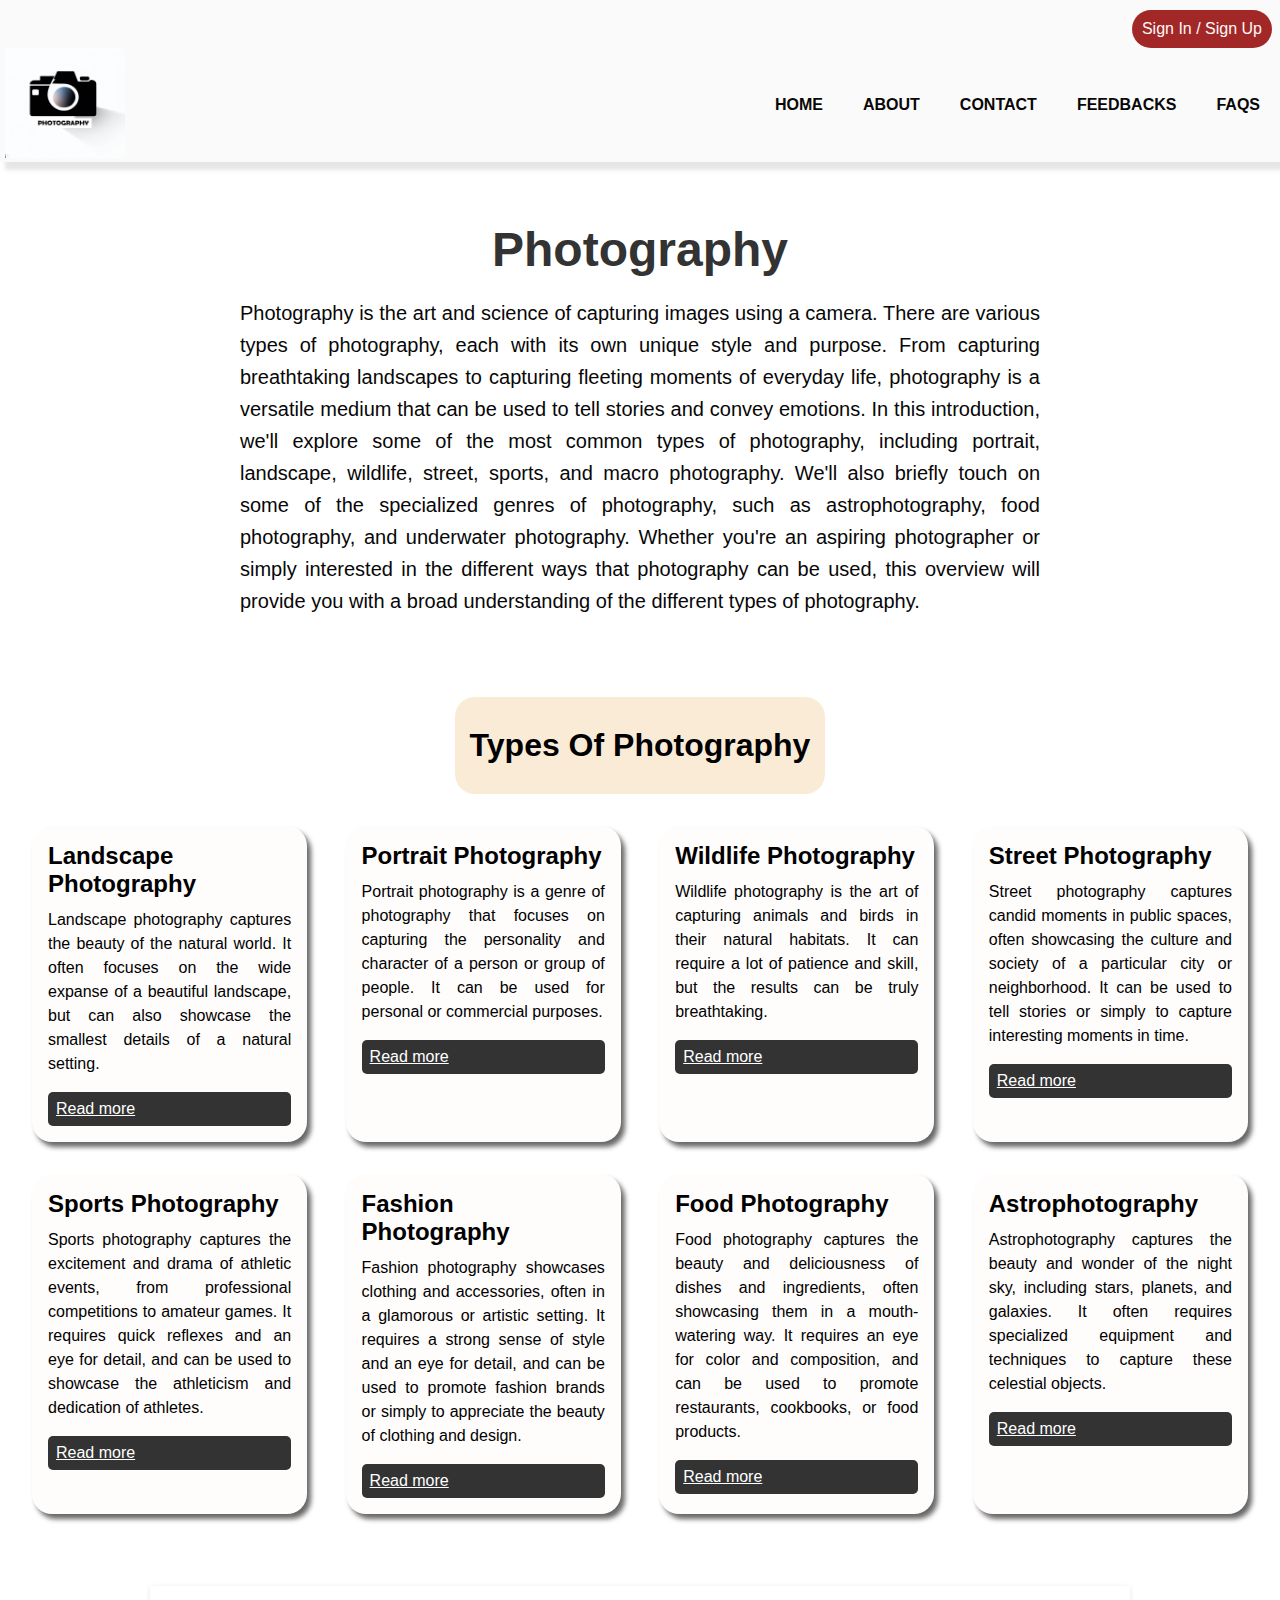
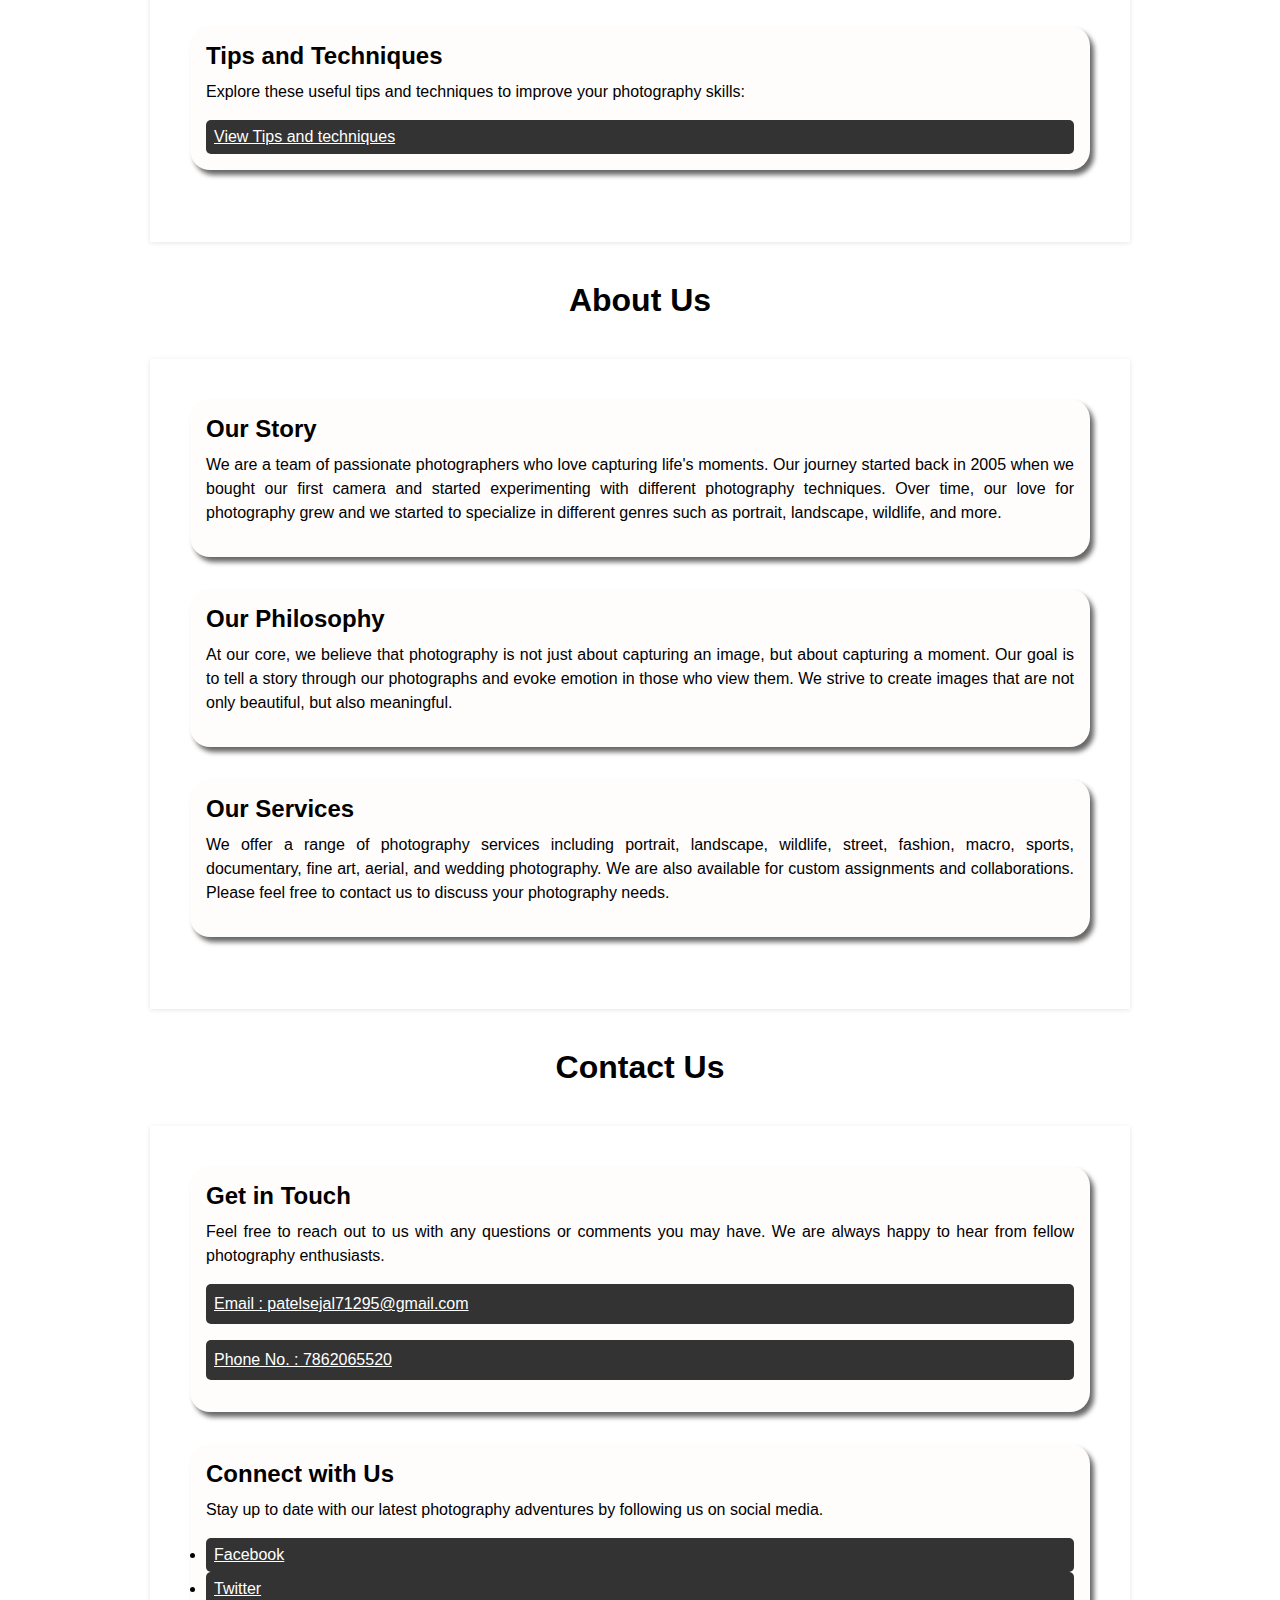
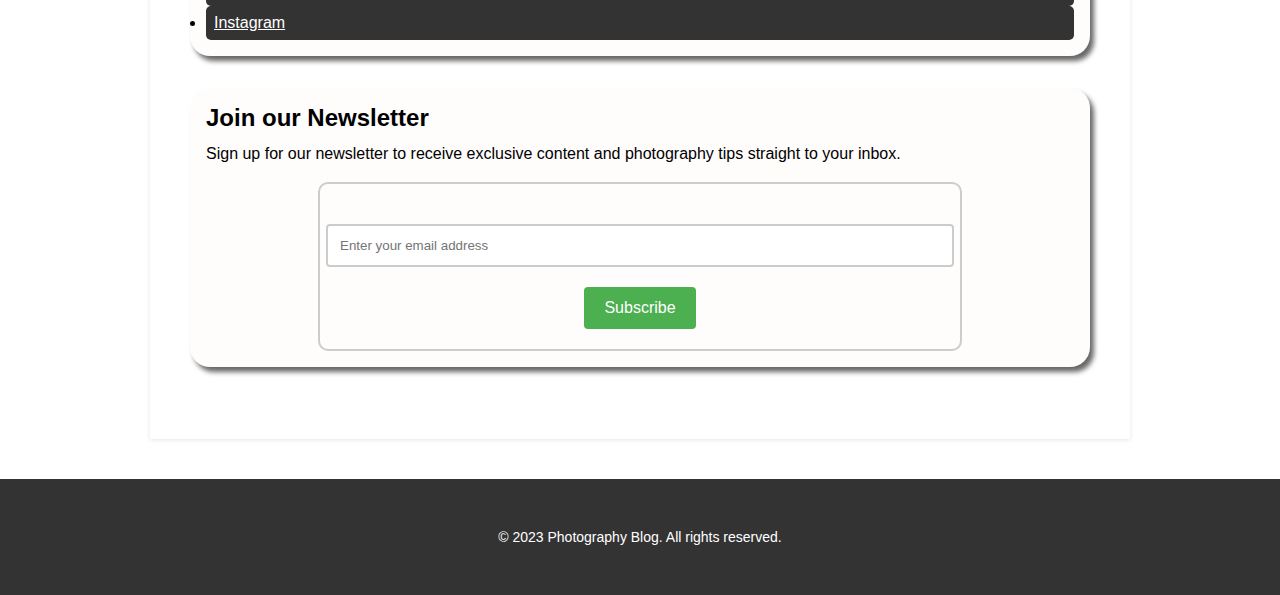
<file: index.html>
<!DOCTYPE html>
<html>

<head>
  <title>Photography Blog</title>
  <meta name="viewport" content="width=device-width, initial-scale=1.0">
  <link rel="stylesheet" href="style.css">

</head>

<body>
  
  
  <!-- <div class="preloader">
    
  </div> -->
  <header>

    <div class="login-register">
      <a href="login.html">Sign In / Sign Up</a>
    </div>

    <nav>
      <div class="logo">
        <img src="photography logo.jpg" alt="photographylogo">
      </div>
      <ul>
        <li><a href="index.html">Home</a></li>
        <li><a href="#aboutus">About</a></li>
        <li><a href="#contactus">Contact</a></li>
        <li><a href="feedback.html">Feedbacks</a></li>
        <li><a href="faq.html">FAQs</a></li>
      </ul>
    </nav>
  </header>
  <div class="body">
  <div class="main-content">
    <h1>Photography</h1>
    <p>
      Photography is the art and science of capturing images using a camera. There are various types of photography,
      each with its own unique style and purpose. From capturing breathtaking landscapes to capturing fleeting moments
      of everyday life, photography is a versatile medium that can be used to tell stories and convey emotions. In this
      introduction, we'll explore some of the most common types of photography, including portrait, landscape, wildlife,
      street, sports, and macro photography. We'll also briefly touch on some of the specialized genres of photography,
      such as astrophotography, food photography, and underwater photography. Whether you're an aspiring photographer or
      simply interested in the different ways that photography can be used, this overview will provide you with a broad
      understanding of the different types of photography.
    </p>
  </div>
  <center><h1 style="padding:30px 0px; background-color: antiquewhite; width:370px; border-radius: 20px;"> Types Of Photography</h1></center>

  <section class="photography">
    <article>
      <h2>Landscape Photography</h2>
      <p>Landscape photography captures the beauty of the natural world. It often focuses on the wide expanse of a
        beautiful landscape, but can also showcase the smallest details of a natural setting. </p>
      <a target="_blank" href="landscape.html">Read more</a>
    </article>
    <article>
      <h2>Portrait Photography</h2>
      <p>Portrait photography is a genre of photography that focuses on capturing the personality and character of a
        person or group of people. It can be used for personal or commercial purposes. </p>
      <a target="_blank" href="portrait.html">Read more</a>
    </article>
    <article>
      <h2>Wildlife Photography</h2>
      <p>Wildlife photography is the art of capturing animals and birds in their natural habitats. It can require a lot
        of patience and skill, but the results can be truly breathtaking. </p>
      <a target="_blank" href="wildlife.html">Read more</a>
    </article>
    <article>
      <h2>Street Photography</h2>
      <p>Street photography captures candid moments in public spaces, often showcasing the culture and society of a
        particular city or neighborhood. It can be used to tell stories or simply to capture interesting moments in
        time.</p>
      <a target="_blank" href="street.html">Read more</a>
    </article>
    <article>
      <h2>Sports Photography</h2>
      <p>Sports photography captures the excitement and drama of athletic events, from professional competitions to
        amateur games. It requires quick reflexes and an eye for detail, and can be used to showcase the athleticism and
        dedication of athletes.</p>
      <a target="_blank" href="sports.html">Read more</a>
    </article>
    <article>
      <h2>Fashion Photography</h2>
      <p>Fashion photography showcases clothing and accessories, often in a glamorous or artistic setting. It requires a
        strong sense of style and an eye for detail, and can be used to promote fashion brands or simply to appreciate
        the beauty of clothing and design.</p>
      <a target="_blank" href="fashion.html">Read more</a>
    </article>
    <article>
      <h2>Food Photography</h2>
      <p>Food photography captures the beauty and deliciousness of dishes and ingredients, often showcasing them in a
        mouth-watering way. It requires an eye for color and composition, and can be used to promote restaurants,
        cookbooks, or food products.</p>
      <a target="_blank" href="food.html">Read more</a>
    </article>
    <article>
      <h2>Astrophotography</h2>
      <p>Astrophotography captures the beauty and wonder of the night sky, including stars, planets, and galaxies. It
        often requires specialized equipment and techniques to capture these celestial objects. </p>
      <a target="_blank" href="astro.html">Read more</a>
    </article>
  </section>
  <section>
    <div class="tips-main-content">
      <article>
        <h2>Tips and Techniques</h2>
        <p>Explore these useful tips and techniques to improve your photography skills:</p>
        <a href="photographytips.html" target="_blank" class="button">View Tips and techniques</a>
      </article>
    </div>
  </section>

  <section id="aboutus">
    <h1 style="text-align: center;">About Us</h1>
    <div class="photography_blog-content">
      <article>
        <h2>Our Story</h2>
        <p>We are a team of passionate photographers who love capturing life's moments. Our journey started back in 2005
          when we bought our first camera and started experimenting with different photography techniques. Over time,
          our love for photography grew and we started to specialize in different genres such as portrait, landscape,
          wildlife, and more.</p>
      </article>
      <article>
        <h2>Our Philosophy</h2>
        <p>At our core, we believe that photography is not just about capturing an image, but about capturing a moment.
          Our goal is to tell a story through our photographs and evoke emotion in those who view them. We strive to
          create images that are not only beautiful, but also meaningful.</p>
      </article>
      <article>
        <h2>Our Services</h2>
        <p>We offer a range of photography services including portrait, landscape, wildlife, street, fashion, macro,
          sports, documentary, fine art, aerial, and wedding photography. We are also available for custom assignments
          and collaborations. Please feel free to contact us to discuss your photography needs.</p>
      </article>
    </div>
  </section>
  <section id="contactus">
    <h1 style="text-align: center;">Contact Us</h1>

    <div class="photography_blog-content">
      <article>
        <h2>Get in Touch</h2>
        <p>Feel free to reach out to us with any questions or comments you may have. We are always happy to hear from
          fellow photography enthusiasts.</p>
        <p> <a href="mailto:patelsejal71295@gmail.com?subject=Mail to Sejal Patel" target="_blank">
            Email : patelsejal71295@gmail.com
          </a></p>
        <p><a href=”callto:+917862065520″> Phone No. : 7862065520 </a></p>
      </article>

      <article>
        <h2>Connect with Us</h2>
        <p>Stay up to date with our latest photography adventures by following us on social media.</p>
        <ul>
          <li><a href="#">Facebook</a></li>
          <li><a href="#">Twitter</a></li>
          <li><a href="#">Instagram</a></li>
        </ul>
      </article>

      <article>
        <h2>Join our Newsletter</h2>
        <p>Sign up for our newsletter to receive exclusive content and photography tips straight to your inbox.</p>
        <form class="simple-form">

          <input type="email" placeholder="Enter your email address">
          <button type="submit">Subscribe</button>



        </form>
      </article>
    </div>
  </section>

  <!-- <section class="review-form">
    <h2>Add Review</h2>
    <div class="stars">
      <input type="radio" id="star5" name="rating" value="5">
      <label for="star5"></label>
      <input type="radio" id="star4" name="rating" value="4">
      <label for="star4"></label>
      <input type="radio" id="star3" name="rating" value="3">
      <label for="star3"></label>
      <input type="radio" id="star2" name="rating" value="2">
      <label for="star2"></label>
      <input type="radio" id="star1" name="rating" value="1">
      <label for="star1"></label>
    </div>
    <textarea placeholder="Write your review"></textarea>
    <button type="submit">Submit Review</button>
  </section> -->


</div>
  <footer class="footer">
    <p>&copy; 2023 Photography Blog. All rights reserved.</p>
  </footer>




</body>

</html>
</file>
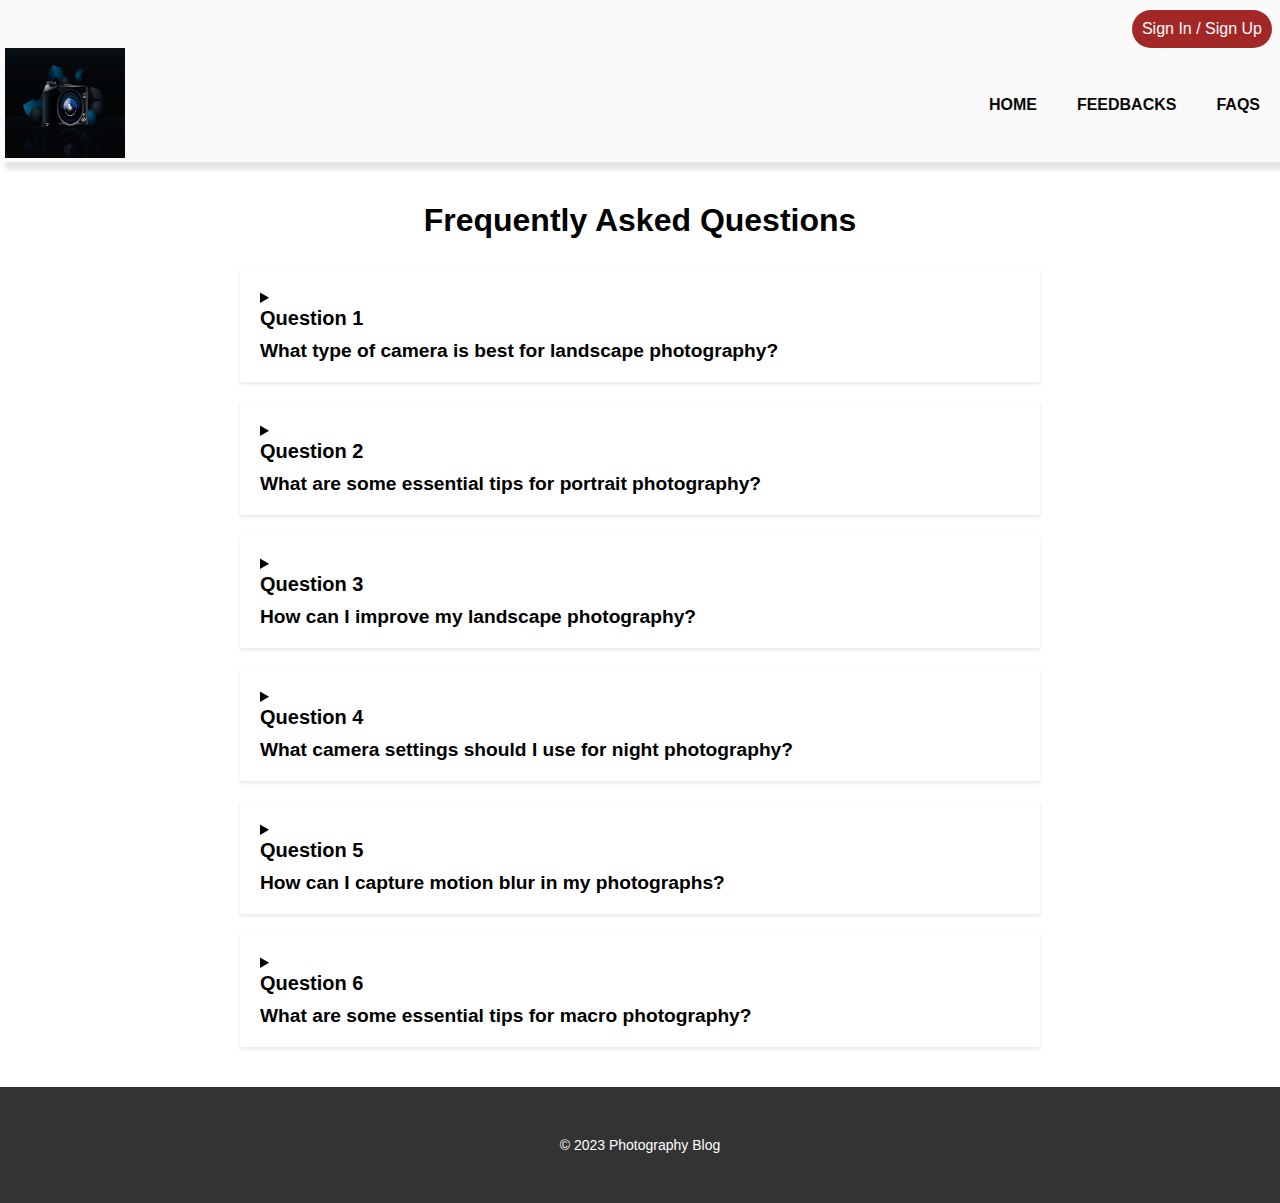
<file: faq.html>
<!DOCTYPE html>
<html>
<head>
  <title>Photography Blog - FAQ</title>
  <meta name="viewport" content="width=device-width, initial-scale=1.0">
  <link rel="stylesheet" href="style.css">
  
</head>
<body>
    <header>
      <div class="login-register">
        <a href="login.html">Sign In / Sign Up</a>
      </div>
        <nav>
          <div class="logo">
            <img src="logo.avif" alt="photographylogo">
          </div>
          <ul>
            <li><a href="index.html">Home</a></li>
            <!-- <li><a href="#aboutus">About</a></li>
            <li><a href="#contactus">Contact</a></li> -->
            <li><a href="feedback.html">Feedbacks</a></li>
            <li><a href="faq.html">FAQs</a></li>
          </ul>
          </nav>
        </header>
  
    <div class="container">
    <h1>Frequently Asked Questions</h1>
    
    <div class="faq">
        <details>
            <summary>
      <h2>Question 1</h2>
       <b> What type of camera is best for landscape photography?</b></summary>
        <p>When it comes to landscape photography, a camera with a high-resolution sensor and wide dynamic range is preferable.</p>
        <p>Full-frame cameras or those with APS-C sensors are commonly used for landscape photography due to their ability to capture fine details and handle different lighting conditions.</p>
    </details>
    </div>
    
    <div class="faq">
        <details>
        <summary>
      <h2>Question 2</h2>
      <b>What are some essential tips for portrait photography?</b></summary>
      
        <p>Here are some essential tips for portrait photography:</p>
        <ul>
          <li>Use a wide aperture (small f-number) to create a shallow depth of field and achieve a blurred background.</li>
          <li>Focus on the eyes of the subject to create a captivating and engaging portrait
            <li>Use a wide aperture (small f-number) to create a shallow depth of field and achieve a blurred background.</li>
          <li>Focus on the eyes of the subject to create a captivating and engaging portrait.</li>
          <li>Pay attention to lighting and consider using natural light or diffused artificial light for a soft and flattering effect.</li>
          <li>Direct and guide your subject to pose in a way that flatters their features and conveys the desired mood or message.</li>
          <li>Experiment with different angles and perspectives to add variety and interest to your portraits.</li>
          <li>Establish a connection with your subject to capture genuine expressions and emotions.</li>
          <li>Edit your portraits carefully, enhancing colors, adjusting contrast, and retouching if necessary, while maintaining a natural look.</li>
        </ul>
    </details>
    </div>
    <div class="faq">
        <details>
          <summary>
            <h2>Question 3</h2>
            <b>How can I improve my landscape photography?</b>
          </summary>
          <p>Here are a few tips to enhance your landscape photography:</p>
          <ul>
            <li>Use a tripod to ensure stability and sharpness in your shots.</li>
            <li>Consider the composition and use the rule of thirds for a balanced and visually appealing image.</li>
            <li>Utilize leading lines or foreground elements to create depth and guide the viewer's eye.</li>
            <li>Experiment with different lighting conditions, such as golden hour or blue hour, to capture stunning colors and atmosphere.</li>
            <li>Use a smaller aperture (higher f-number) for a larger depth of field, ensuring that both the foreground and background are in focus.</li>
          </ul>
        </details>
      </div>
      <div class="faq">
        <details>
          <summary>
            <h2>Question 4</h2>
            <b>What camera settings should I use for night photography?</b>
          </summary>
          <p>When shooting night photography, consider the following camera settings:</p>
          <ul>
            <li>Use a tripod to keep your camera steady during long exposure shots.</li>
            <li>Set a low ISO value (e.g., 100 or 200) to reduce noise in the image.</li>
            <li>Choose a wide aperture (small f-number) to allow more light into the camera.</li>
            <li>Use a slow shutter speed to capture the ambient light and create light trails or starry effects.</li>
            <li>Experiment with different white balance settings to achieve the desired color tones.</li>
          </ul>
        </details>
      </div>
      
      <div class="faq">
        <details>
          <summary>
            <h2>Question 5</h2>
            <b>How can I capture motion blur in my photographs?</b>
          </summary>
          <p>To capture motion blur, you can try the following techniques:</p>
          <ul>
            <li>Use a slower shutter speed to allow the movement to blur.</li>
            <li>Pan your camera along with the moving subject to create a sense of speed.</li>
            <li>Experiment with different shutter speeds to achieve the desired amount of motion blur.</li>
            <li>Combine a slow shutter speed with a stationary subject to create intentional blur in the background.</li>
            <li>Consider using neutral density filters to reduce the amount of light and allow for longer exposure times.</li>
          </ul>
        </details>
      </div>
      
      <div class="faq">
        <details>
          <summary>
            <h2>Question 6</h2>
            <b>What are some essential tips for macro photography?</b>
          </summary>
          <p>Here are a few essential tips for macro photography:</p>
          <ul>
            <li>Use a macro lens or extension tubes to achieve high magnification.</li>
            <li>Focus carefully on the details and use manual focus for precision.</li>
            <li>Consider using a small aperture (high f-number) to increase the depth of field and ensure sharpness.</li>
            <li>Control the lighting with diffusers, reflectors, or artificial light sources to reduce harsh shadows and create soft, even lighting.</li>
            <li>Take your time and be patient, as macro photography often requires careful composition and attention to detail.</li>
          </ul>
        </details>
      </div>
    
    
  </div>
  <footer class="footer">
    <p>&copy; 2023 Photography Blog</p>
  </footer>
</body>
</html>
</file>
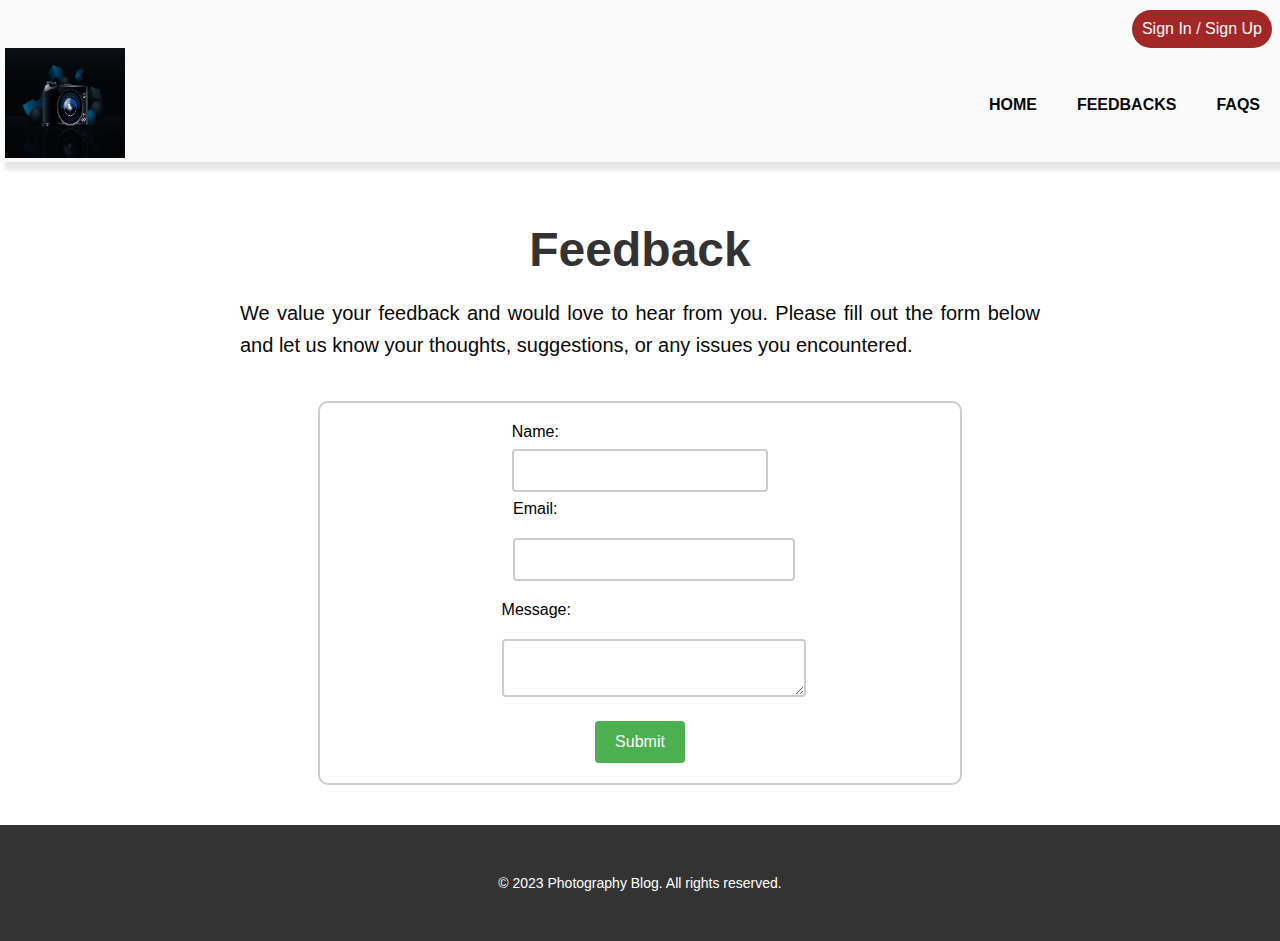
<file: feedback.html>
<!DOCTYPE html>
<html>

<head>
  <title>Photography Blog - Feedback</title>
  <meta name="viewport" content="width=device-width, initial-scale=1.0">
  <link rel="stylesheet" href="style.css">
</head>

<body>
  <header>
    <div class="login-register">
      <a href="login.html">Sign In / Sign Up</a>
    </div>
    <nav>
      <div class="logo">
        <img src="logo.avif" alt="photographylogo">
      </div>
      <ul>
        <li><a href="index.html">Home</a></li>
        <!-- <li><a href="#aboutus">About</a></li>
        <li><a href="#contactus">Contact</a></li> -->
        <li><a href="feedback.html">Feedbacks</a></li>
        <li><a href="faq.html">FAQs</a></li>
      </ul>
    </nav>
  </header>

  <div class="main-content">
    <h1>Feedback</h1>
    <p>We value your feedback and would love to hear from you. Please fill out the form below and let us know your
      thoughts, suggestions, or any issues you encountered.</p>

    <form class="simple-form">
      <div>
        <label for="name">Name:</label>
        <input type="text" id="name" name="name" required>
      </div>
      <div>
        <label for="email">Email:</label>
        <input type="email" id="email" name="email" required>
      </div>
      <div>
        <label for="message">Message:</label>
        <textarea id="message" name="message" required></textarea>
      </div>
      <button type="submit">Submit</button>
    </form>
  </div>

  <footer class="footer">
    <p>&copy; 2023 Photography Blog. All rights reserved.</p>
  </footer>
</body>

</html>
</file>
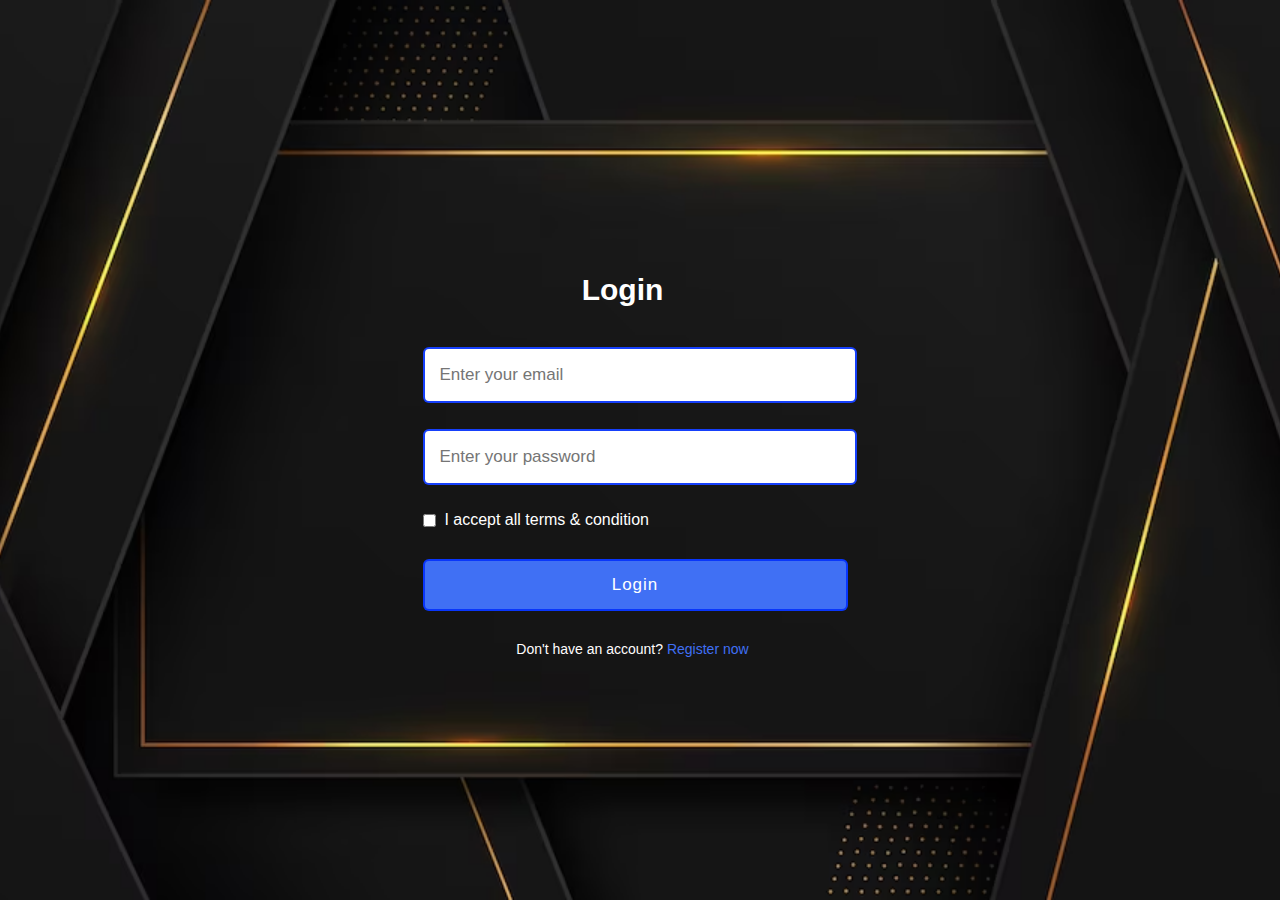
<file: login.html>
<!DOCTYPE html>
<html>

<head>
  <title>Login Page</title>
  <link rel="stylesheet" href="style.css">
</head>

<body class="form-body">
  <div class="wrapper">
    <center>
      <h2>Login</h2>
    </center>
    <form action="index.html" id="loginForm">
      <div class="input-box" id="loginForm">
        <input type="email" id="loginEmail" placeholder="Enter your email" required>
      </div>
      <div class="input-box">
        <input type="password" id="loginPassw0rd" placeholder="Enter your password" required>
      </div>
      <div class="policy">
        <input type="checkbox" id="termsCheckbox">
        <p> &nbsp; I accept all terms & condition</p>
      </div>
      <div class="input-box button">
        <input type="submit" value="Login">
      </div>
      <div class="text">
        <h3>Don't have an account? <a href="register.html">Register now</a></h3>
      </div>
    </form>
  </div>
  <script src="your-script.js"></script>
</body>

</html>
</file>
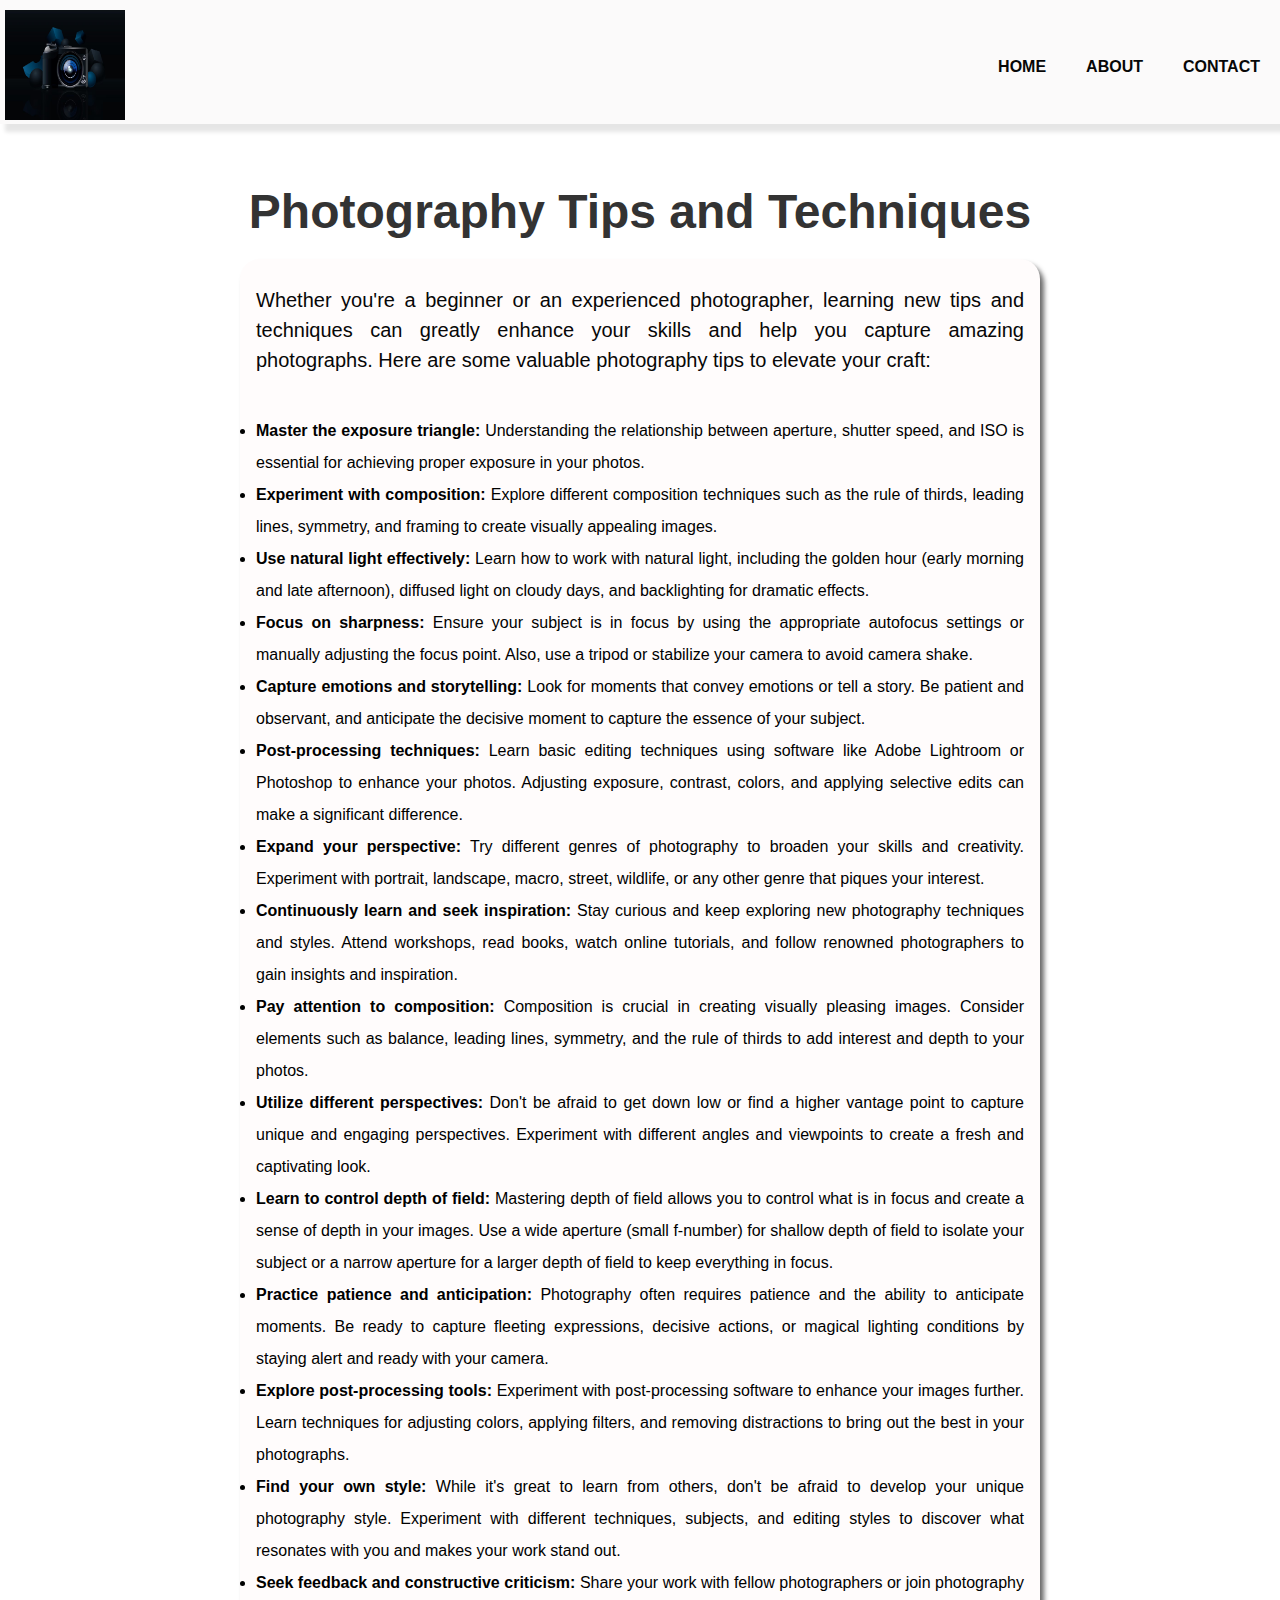
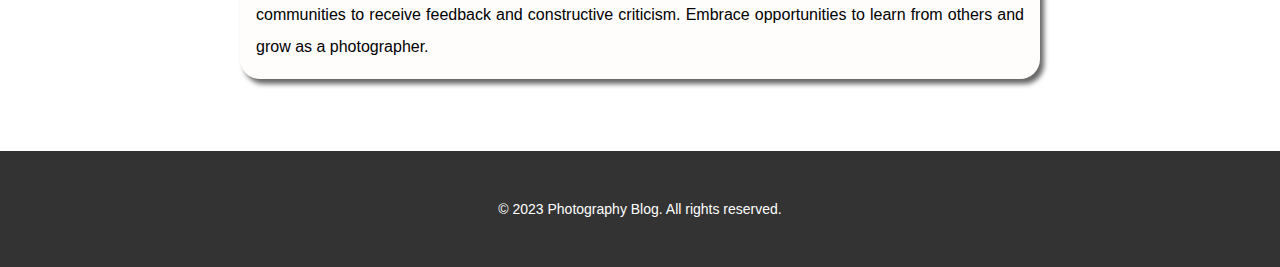
<file: photographytips.html>
<!DOCTYPE html>
<html>

<head>
  <title>Photography Tips and Techniques</title>
  <meta name="viewport" content="width=device-width, initial-scale=1.0">
  <link rel="stylesheet" href="style.css">
</head>

<body>
  <header>
    <nav>
      <div class="logo">
        <img src="logo.avif" alt="photographylogo">
      </div>
      <ul>
        <li><a href="index.html">Home</a></li>
        <li><a href="index.html">About</a></li>
        <li><a href="index.html">Contact</a></li>
      </ul>
    </nav>
  </header>
  <section class="main-content">
    <h1>Photography Tips and Techniques</h1>
    <article>
      <p style="line-height: 1.5;"> Whether you're a beginner or an experienced photographer, learning new tips and
        techniques can greatly enhance your skills and help you capture amazing photographs. Here are some valuable
        photography tips to elevate your craft:</p>
      <ul style="line-height: 2;">
        <li><strong>Master the exposure triangle:</strong> Understanding the relationship between aperture, shutter
          speed, and ISO is essential for achieving proper exposure in your photos.</li>
        <li><strong>Experiment with composition:</strong> Explore different composition techniques such as the rule of
          thirds, leading lines, symmetry, and framing to create visually appealing images.</li>
        <li><strong>Use natural light effectively:</strong> Learn how to work with natural light, including the golden
          hour (early morning and late afternoon), diffused light on cloudy days, and backlighting for dramatic effects.
        </li>
        <li><strong>Focus on sharpness:</strong> Ensure your subject is in focus by using the appropriate autofocus
          settings or manually adjusting the focus point. Also, use a tripod or stabilize your camera to avoid camera
          shake.</li>
        <li><strong>Capture emotions and storytelling:</strong> Look for moments that convey emotions or tell a story.
          Be patient and observant, and anticipate the decisive moment to capture the essence of your subject.</li>
        <li><strong>Post-processing techniques:</strong> Learn basic editing techniques using software like Adobe
          Lightroom or Photoshop to enhance your photos. Adjusting exposure, contrast, colors, and applying selective
          edits can make a significant difference.</li>
        <li><strong>Expand your perspective:</strong> Try different genres of photography to broaden your skills and
          creativity. Experiment with portrait, landscape, macro, street, wildlife, or any other genre that piques your
          interest.</li>
        <li><strong>Continuously learn and seek inspiration:</strong> Stay curious and keep exploring new photography
          techniques and styles. Attend workshops, read books, watch online tutorials, and follow renowned photographers
          to gain insights and inspiration.</li>
        <li><strong>Pay attention to composition:</strong> Composition is crucial in creating visually pleasing images.
          Consider elements such as balance, leading lines, symmetry, and the rule of thirds to add interest and depth
          to your photos.</li>
        <li><strong>Utilize different perspectives:</strong> Don't be afraid to get down low or find a higher vantage
          point to capture unique and engaging perspectives. Experiment with different angles and viewpoints to create a
          fresh and captivating look.</li>
        <li><strong>Learn to control depth of field:</strong> Mastering depth of field allows you to control what is in
          focus and create a sense of depth in your images. Use a wide aperture (small f-number) for shallow depth of
          field to isolate your subject or a narrow aperture for a larger depth of field to keep everything in focus.
        </li>
        <li><strong>Practice patience and anticipation:</strong> Photography often requires patience and the ability to
          anticipate moments. Be ready to capture fleeting expressions, decisive actions, or magical lighting conditions
          by staying alert and ready with your camera.</li>
        <li><strong>Explore post-processing tools:</strong> Experiment with post-processing software to enhance your
          images further. Learn techniques for adjusting colors, applying filters, and removing distractions to bring
          out the best in your photographs.</li>
        <li><strong>Find your own style:</strong> While it's great to learn from others, don't be afraid to develop your
          unique photography style. Experiment with different techniques, subjects, and editing styles to discover what
          resonates with you and makes your work stand out.</li>
        <li><strong>Seek feedback and constructive criticism:</strong> Share your work with fellow photographers or join
          photography communities to receive feedback and constructive criticism. Embrace opportunities to learn from
          others and grow as a photographer.</li>
      </ul>
    </article>

  </section>
  <footer class="footer">
    <p>&copy; 2023 Photography Blog. All rights reserved.</p>
  </footer>
</body>

</html>
</file>
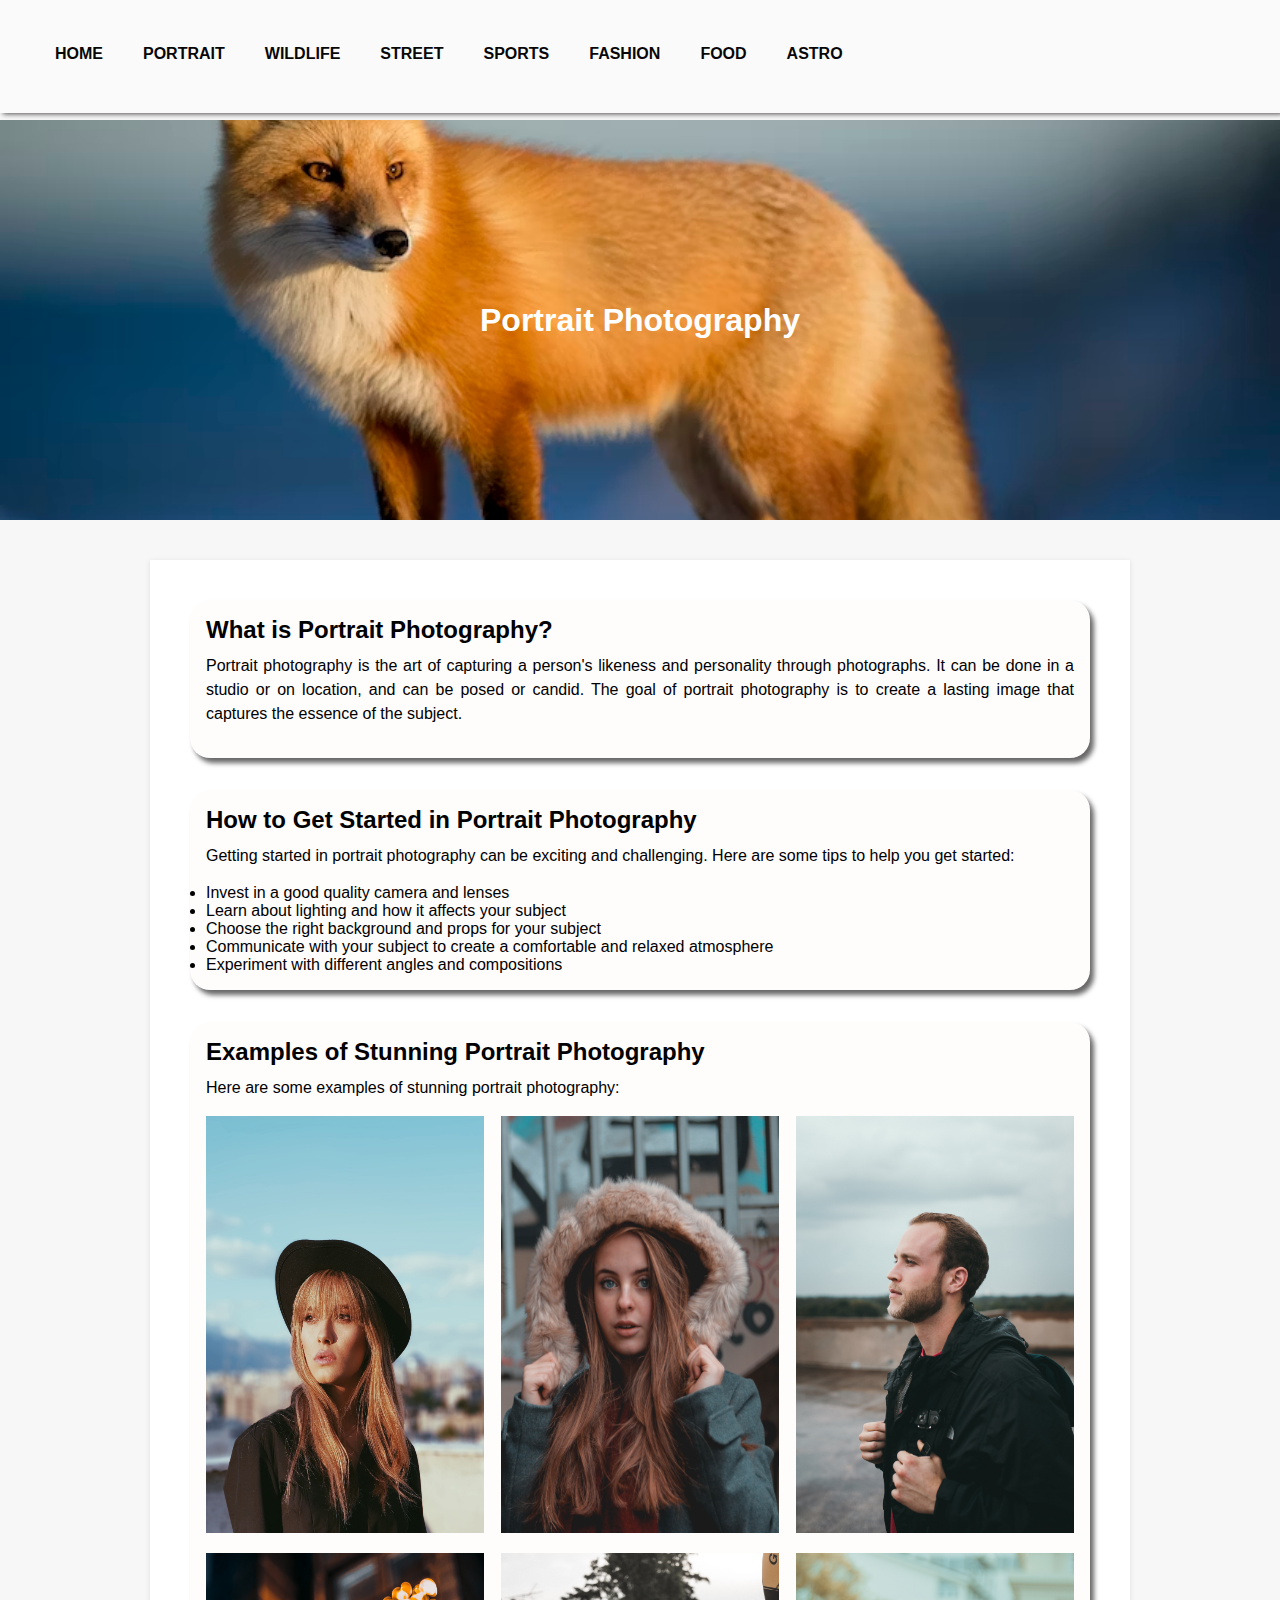
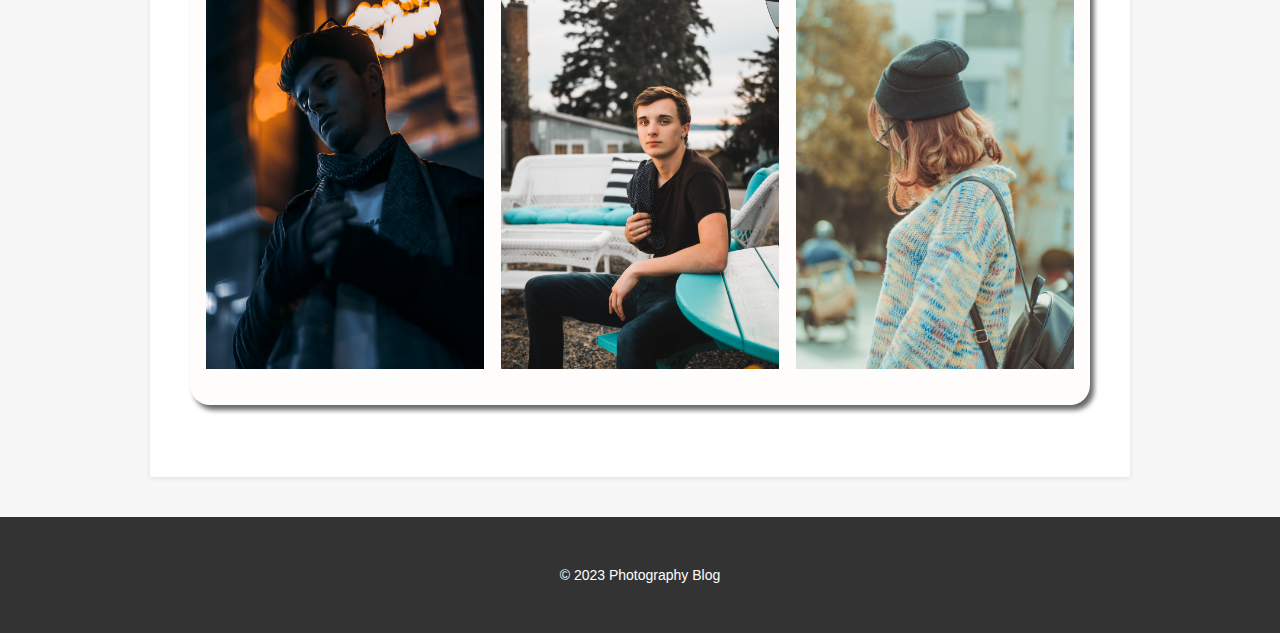
<file: portrait.html>
<!DOCTYPE html>
<html>
<head>
  <title>Portrait Photography</title>
  <meta name="viewport" content="width=device-width, initial-scale=1.0">
  <link rel="stylesheet" href="style.css">
</head>
<body class="photography_body">
  <header class="photography_header">
    <nav class="photography_nav">
      <ul>
        <li><a href="index.html">Home</a></li>
        <li><a href="portrait.html">Portrait</a></li>
        <li><a href="wildlife.html">Wildlife</a></li>
        <li><a href="street.html">Street</a></li>
        <li><a href="sports.html">Sports</a></li>
        <li><a href="fashion.html">Fashion</a></li>
        <li><a href="food.html">Food</a></li>
        <li><a href="astro.html">Astro</a></li>
      </ul>
    </nav>
  </header>
  <section>
    <div class="portrait_hero-image">
      <h1>Portrait Photography</h1>
    </div>
    <div class="photography_blog-content">
      <article>
        <h2>What is Portrait Photography?</h2>
        <p>Portrait photography is the art of capturing a person's likeness and personality through photographs. It can be done in a studio or on location, and can be posed or candid. The goal of portrait photography is to create a lasting image that captures the essence of the subject.</p>
      </article>
      <article>
        <h2>How to Get Started in Portrait Photography</h2>
        <p>Getting started in portrait photography can be exciting and challenging. Here are some tips to help you get started:</p>
        <ul>
          <li>Invest in a good quality camera and lenses</li>
          <li>Learn about lighting and how it affects your subject</li>
          <li>Choose the right background and props for your subject</li>
          <li>Communicate with your subject to create a comfortable and relaxed atmosphere</li>
          <li>Experiment with different angles and compositions</li>
        </ul>
      </article>
      <article>
        <h2>Examples of Stunning Portrait Photography</h2>
        <p>Here are some examples of stunning portrait photography:</p>
        <div class="photography_gallery">
          <img src="img/portrait1.jpg" alt="Portrait 1">
          <img src="img/portrait2.jpg" alt="Portrait 2">
          <img src="img/portrait3.jpg" alt="Portrait 3">
          <img src="img/portrait4.jpg" alt="Portrait 4">
          <img src="img/portrait5.jpg" alt="Portrait 5">
          <img src="img/portrait6.jpg" alt="Portrait 6">
        </div>
      </article>
    </div>
  </section>
  <footer class="footer">
    <p>&copy; 2023 Photography Blog</p>
  </footer>
</body>
</html>
</file>
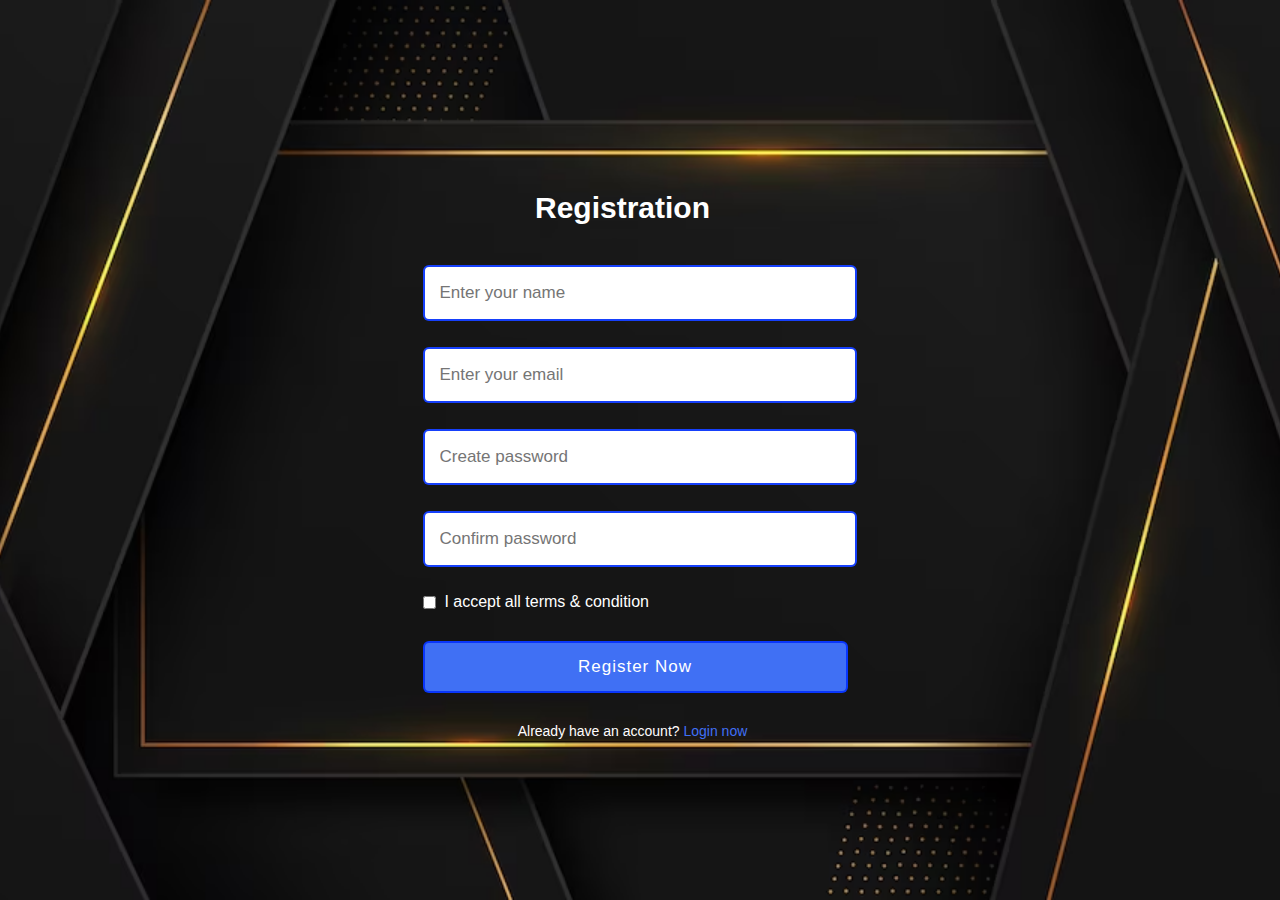
<file: register.html>
<!DOCTYPE html>
<!-- Coding By CodingNepal - codingnepalweb.com -->
<html>

<head>
  <meta charset="UTF-8">
  <meta name="viewport" content="width=device-width, initial-scale=1.0">
  <title>Registration</title>
  <link rel="stylesheet" href="style.css">
</head>

<body class="form-body">
  <div class="wrapper">
    <center>
    <h2>Registration</h2>
  </center>
    <form id="registrationForm">
      <div class="input-box">
        <input type="text" id="name" placeholder="Enter your name" required>
      </div>
      <div class="input-box">
        <input type="email" id="email" placeholder="Enter your email" required>
      </div>
      <div class="input-box">
        <input type="password" id="password" placeholder="Create password" required>
      </div>
      <div class="input-box">
        <input type="password" id="confirmPassword" placeholder="Confirm password" required>
      </div>
      <div class="policy">
        <input type="checkbox" id="termsCheckbox">
        <p> &nbsp; I accept all terms & condition</p>
      </div>
      <div class="input-box button">
        <input type="submit" value="Register Now">
      </div>
      <div class="text">
        <h3>Already have an account? <a href="login.html">Login now</a></h3>
      </div>
    </form>
  </div>

  <script src="your-script.js"></script>
</body>

</html>
</file>
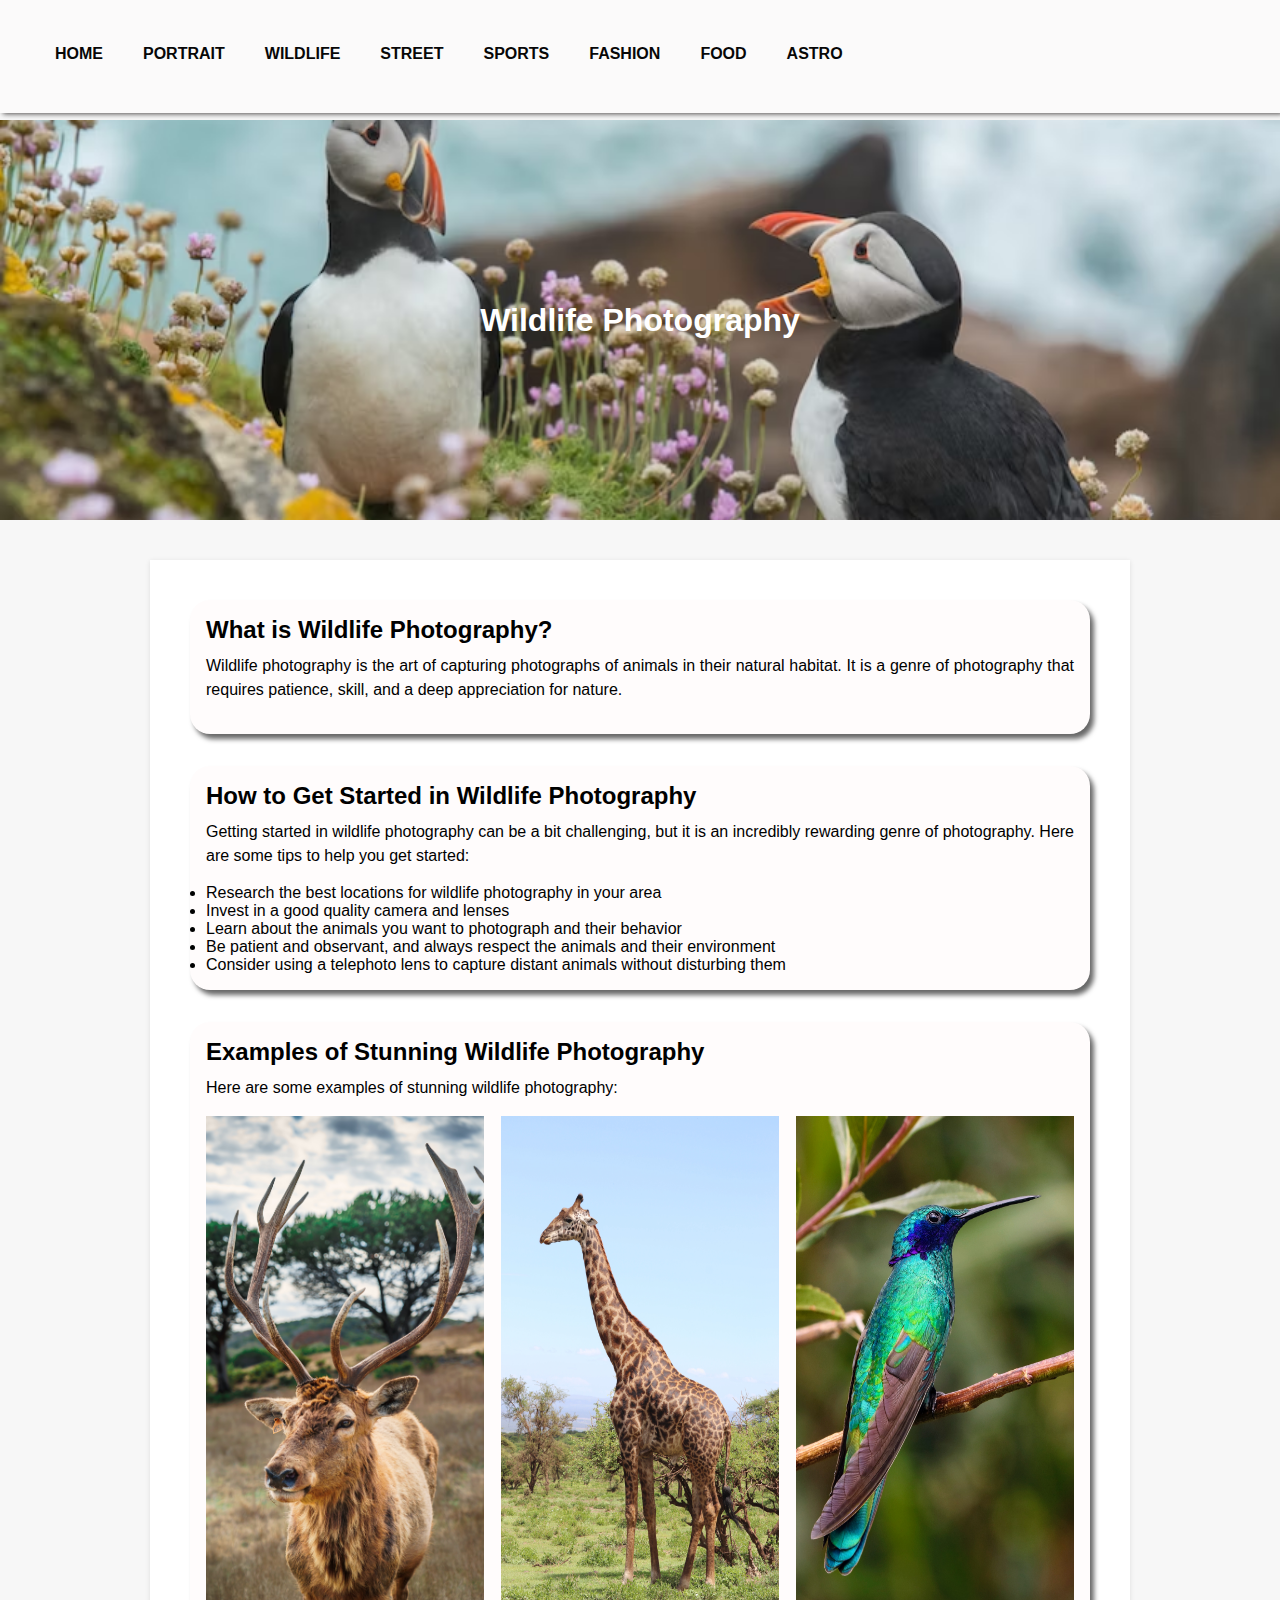
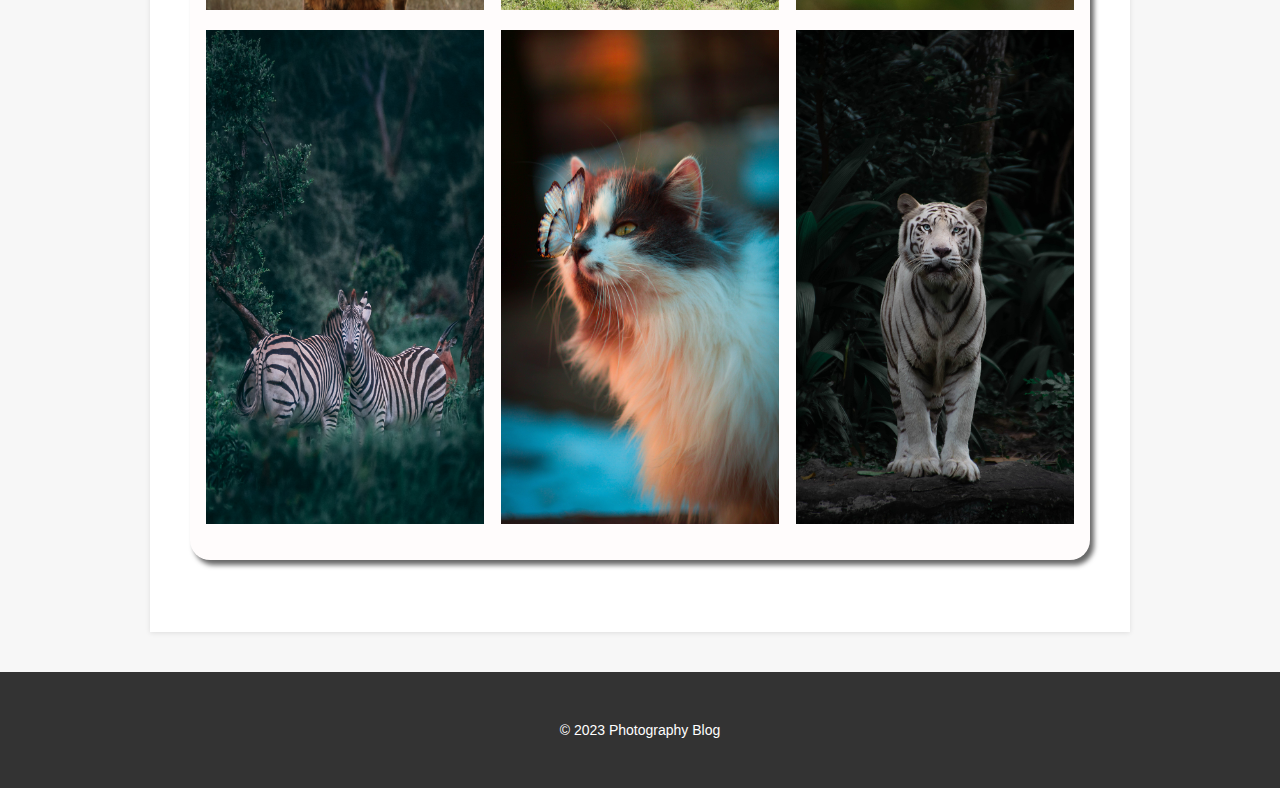
<file: wildlife.html>
<!DOCTYPE html>
<html>
<head>
  <title>Wildlife Photography</title>
  <meta name="viewport" content="width=device-width, initial-scale=1.0">
  <link rel="stylesheet" href="style.css">
</head>
<body class="photography_body">
  <header class="photography_header">
    <nav class="photography_nav">
      <ul>
        <li><a href="index.html">Home</a></li>
        <li><a href="portrait.html">Portrait</a></li>
        <li><a href="wildlife.html">Wildlife</a></li>
        <li><a href="street.html">Street</a></li>
        <li><a href="sports.html">Sports</a></li>
        <li><a href="fashion.html">Fashion</a></li>
        <li><a href="food.html">Food</a></li>
        <li><a href="astro.html">Astro</a></li>
      </ul>
    </nav>
  </header>
  <section>
    <div class="wildlife_hero-image">
      <h1>Wildlife Photography</h1>
    </div>
    <div class="photography_blog-content">
      <article>
        <h2>What is Wildlife Photography?</h2>
        <p>Wildlife photography is the art of capturing photographs of animals in their natural habitat. It is a genre of photography that requires patience, skill, and a deep appreciation for nature.</p>
      </article>
      <article>
        <h2>How to Get Started in Wildlife Photography</h2>
        <p>Getting started in wildlife photography can be a bit challenging, but it is an incredibly rewarding genre of photography. Here are some tips to help you get started:</p>
        <ul>
          <li>Research the best locations for wildlife photography in your area</li>
          <li>Invest in a good quality camera and lenses</li>
          <li>Learn about the animals you want to photograph and their behavior</li>
          <li>Be patient and observant, and always respect the animals and their environment</li>
          <li>Consider using a telephoto lens to capture distant animals without disturbing them</li>
        </ul>
      </article>
      <article>
        <h2>Examples of Stunning Wildlife Photography</h2>
        <p>Here are some examples of stunning wildlife photography:</p>
        <div class="photography_gallery">
          <img src="img/wildlife1.jpg" alt="Wildlife 1">
          <img src="img/wildlife2.jpg" alt="Wildlife 2">
          <img src="img/wildlife3.jpg" alt="Wildlife 3">
          <img src="img/wildlife4.jpg" alt="Wildlife 4">
          <img src="img/wildlife5.jpg" alt="Wildlife 5">
          <img src="img/wildlife6.jpg" alt="Wildlife 6">
        </div>
      </article>
    </div>
  </section>
  <footer class="footer">
    <p>&copy; 2023 Photography Blog</p>
  </footer>
</body>
</file>
<file: style.css>
/* Global styles */
* {
  font-family: Arial, sans-serif;
  margin: 0;
  padding: 0;
}
/* home page Header styles */
header {
  background-color: #fbfafa;
  box-shadow: 5px 8px 4px rgba(0, 0, 0, 0.1);
  padding-top: 10px;
}
/* navigation bar design */
nav {
  display: flex;
  justify-content: space-between;
  align-items: center;
  margin-bottom: 20px;
}
.logo img {
  height: 110px;
  width: 120px;
  margin: 0 5px;
}
nav ul {
  list-style-type: none;
  margin: 0;
  display: flex;
}
nav li {
  margin: 0 10px;
}
nav li a {
  color: #070707;
  text-decoration: none;
  text-transform: uppercase;
  font-weight: bold;
  padding: 10px;
  transition: all 0.3s ease-in-out;
  border-radius: 15px;
}
nav li a:hover {
  background-color: #333;
  color: #fff;
}

/* Style main content of home page */
.main-content {
  max-width: 800px;
  margin: 0 auto;
  padding: 40px;
  text-align: justify;
}
.main-content h1 {
  font-size: 48px;
  margin-bottom: 20px;
  color: #333;
  text-align: center;
}
.main-content p {
  font-size: 20px;
  line-height: 1.6;
  margin-bottom: 40px;
  color: #070707;
}

/* home page Section styles */
.photography {
  display: flex;
  flex-wrap: wrap;
  justify-content: space-between;
  margin: 2rem;
}
.photography article{
  transition: transform 0.5s;
}
.photography article:hover{
  transform: scale(1.2);
}
/* style all articles tag*/
article {
  background-color: #fffcfc;
  border-radius: 20px;
  box-shadow: 4px 5px 5px rgba(4, 4, 4, 0.6);
  flex-basis: 20%;
  margin-bottom: 2rem;
  padding: 1rem;
}

article h2 {
  margin-top: 0;
}

article p {
  margin-top: 10px;
  line-height: 1.5;
  margin-bottom: 1rem;
  text-align: justify;
}

article a {
  background-color: #333;
  border-radius: 5px;
  color: #fff;
  display: block;
  padding: 0.5rem
}

/* style tips and techniques in home page */
.tips-main-content{
  max-width: 900px;
  margin: 40px auto 40px auto;
  padding: 40px;
  background-color: #fff;
  box-shadow: 0px 1px 5px rgba(0, 0, 0, 0.1);
}

/* design photography body */
.photography_body {
  margin: 0;
  padding: 0;
  background-color: #f7f7f7;
}

/* design photography header */
.photography_header {
  background-color: #fbfafa;
  padding: 30px;
  box-shadow: 3px 1px 5px rgba(59, 57, 57, 0.881);
  margin-bottom: 7px;
}
.photography_nav ul {
  padding: 15px 145vh 0px 5px;
}

/* desing all photography content  */
.photography_blog-content {
  max-width: 900px;
  margin: 40px auto 40px auto;
  padding: 40px;
  background-color: #fff;
  box-shadow: 0px 1px 5px rgba(0, 0, 0, 0.1);
}

/* design photography gallery */

.photography_gallery {
  display: flex;
  flex-wrap: wrap;
  justify-content: space-between;
}
.photography_gallery img {
  width: 32%;
  margin-bottom: 20px;
}

/* design photography image main image */
.landscape_hero-image {
  height: 400px;
  background-image: url(img/landscape.avif);
  background-position: center;
  background-size: cover;
  display: flex;
  align-items: center;
  justify-content: center;
  color: #fff;
}
.portrait_hero-image {
  height: 400px;
  background-image: url(img/portrait.avif);
  background-position: center;
  background-size: cover;
  display: flex;
  align-items: center;
  justify-content: center;
  color: #fff;
}
.wildlife_hero-image {
  height: 400px;
  background-image: url(img/wildlife.avif);
  background-position: center;
  background-size: cover;
  display: flex;
  align-items: center;
  justify-content: center;
  color: #fff;
}
.street_hero-image {
  height: 400px;
  background-image: url(img/street.avif);
  background-position: center;
  background-size: cover;
  display: flex;
  align-items: center;
  justify-content: center;
  color: #fff;
}
.sports_hero-image {
  height: 400px;
  background-image: url(img/sports.avif);
  background-position: center;
  background-size: cover;
  display: flex;
  align-items: center;
  justify-content: center;
  color: #fff;
}
.fashion_hero-image {
  height: 400px;
  background-image: url(img/fashion.avif);
  background-position: center;
  background-size: cover;
  display: flex;
  align-items: center;
  justify-content: center;
  color: #fff;
}
.food_hero-image {
  height: 400px;
  background-image: url(img/food.avif);
  background-position: center;
  background-size: cover;
  display: flex;
  align-items: center;
  justify-content: center;
  color: #fff;
}
.astro_hero-image {
  height: 400px;
  background-image: url(img/astro.avif);
  background-position: center;
  background-size: cover;
  display: flex;
  align-items: center;
  justify-content: center;
  color: #fff;
}

/* design home page  form  */
.simple-form {
  display: flex;
  flex-direction: column;
  align-items: center;
  padding: 20px;
  border: 2px solid #ccc;
  border-radius: 10px;
  font-family: Arial, sans-serif;
  font-size: 16px;
  width: 80%;
  max-width: 600px;
  margin: 0 auto;
}

/* style feedback form */
.simple-form input[type=email],
.simple-form textarea {
  width: 100%;
  padding: 12px;
  margin: 20px 0px;
  border: 2px solid #ccc;
  border-radius: 4px;
  resize: vertical;
}
.simple-form input[type=text]{
  width: 100%;
  padding: 12px;
  margin: 8px 0;
  box-sizing: border-box;
  border: 2px solid #ccc;
  border-radius: 4px;
}
.simple-form button[type=submit] {
  background-color: #4CAF50;
  color: white;
  padding: 12px 20px;
  border: none;
  border-radius: 4px;
  cursor: pointer;
  font-size: 16px;
}
.simple-form button[type=submit]:hover {
  background-color: #1d1f1d;
}

/* style sign in sign up form */

.form-body {
  min-height: 100vh;
  display: flex;
  align-items: center;
  justify-content: center;
  background-image: url('background2.avif');
  background-position: center;
  background-repeat: no-repeat;
  background-size: cover;
}
.wrapper {
  max-width: 400px;
  width: 100%;
  background:transparent;
  border-radius: 6px;
  padding: 0px 45px;
  padding-right: 80px;
}
.wrapper h2 {
  font-size: 30px;
  font-weight: 600;
  color: #fff;
  width: 180px;
  padding: 10px 0px;
  margin-bottom: 30px;
  border-radius: 20px;
  margin-top: 20px;
}
.wrapper form .input-box {
  height: 52px;
  margin: 30px 0;
}
.wrapper form .input-box input {
  height: 100%;
  width: 100%;
  outline: none;
  padding: 0 15px;
  font-size: 17px;
  font-weight: 400;
  border: 2px solid #0532fbee;
  border-radius: 6px;
}
form .policy {
  display: flex;
  align-items: center;
  color: white;
}
form .text h3 {
  color: #fefcfc;
  font-size: 14px;
  font-weight: 500;
  margin-left: 10px;
}
.input-box.button{
  width: 425px;
}
.input-box.button input {
  color: #fff;
  letter-spacing: 1px;
  border: none;
  background: #4070f4;
  cursor: pointer;
}
.input-box.button input:hover {
  background: #0e4bf1;
}
form .text h3 {
  color: #fffdfd;
  width: 100%;
  text-align: center;
}
form .text h3 a {
  color: #4070f4;
  text-decoration: none;
}
form .text h3 a:hover {
  text-decoration: underline;
}

/* footer design */
.footer {
  background-color: #333;
  color: #fff;
  text-align: center;
  padding: 50px;
  font-size: 14px;
}

/* FAQ style */
.container {
  max-width: 800px;
  margin: 0 auto;
  padding: 20px;
}
.container h1 {
  text-align: center;
  margin-bottom: 30px;
}
.faq {
  background-color: #fff;
  padding: 20px;
  margin-bottom: 20px;
  box-shadow: 0 2px 4px rgba(0, 0, 0, 0.1);
}
.faq h2 {
  margin-top: 0;
  margin-bottom: 10px;
  font-size: 20px;
}
.faq b {
  font-size: larger;
}
.faq p {
  margin: 0;
  padding-top: 20px;
  font-size: larger;
}

/* style login abnd register button */
.login-register {
  display: flex;
  justify-content: flex-end;
}
.login-register a {
  display: block;
  padding: 10px;
  background-color: #a22828;
  color: #fdf9f9;
  text-decoration: none;
  border-radius: 20px;
  margin: 0 8px;
  transition: transform 0.2s;
}
.login-register a:hover {
  transform: scale(1.1);
}
</file>
